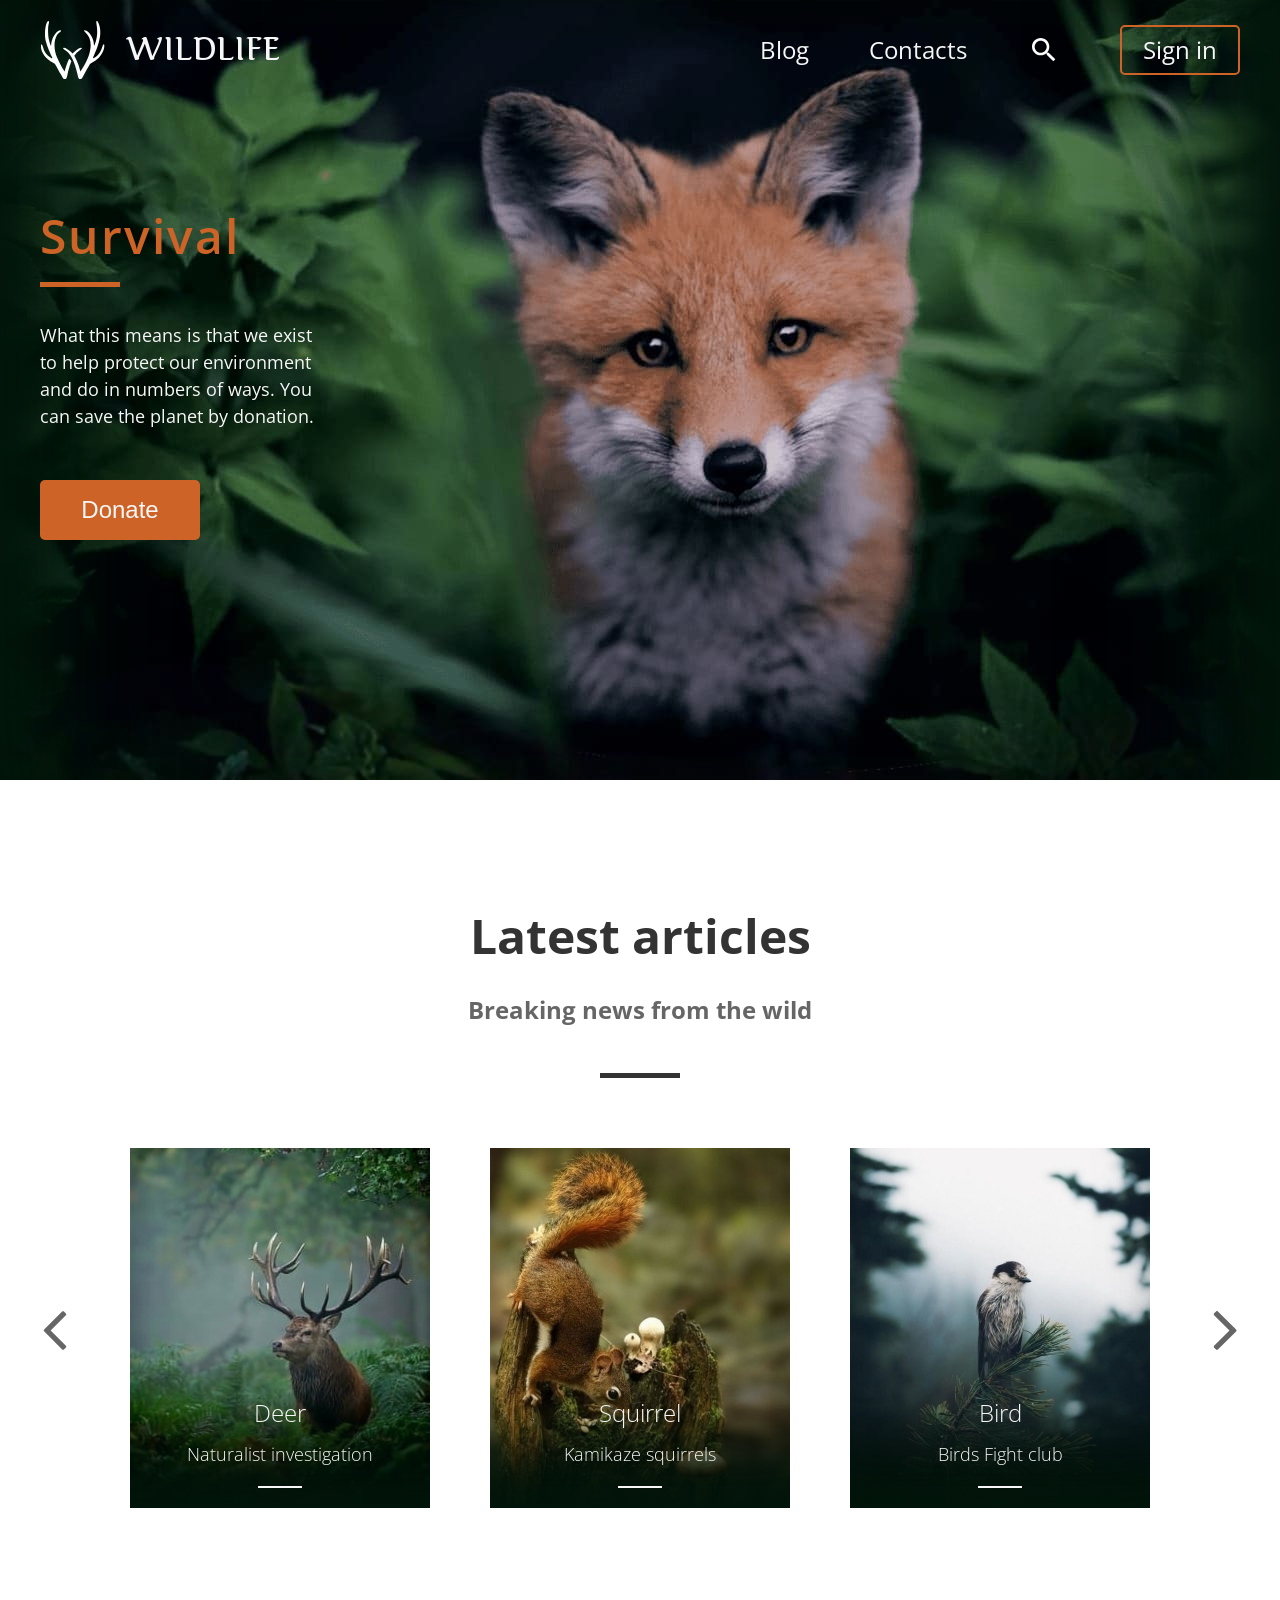
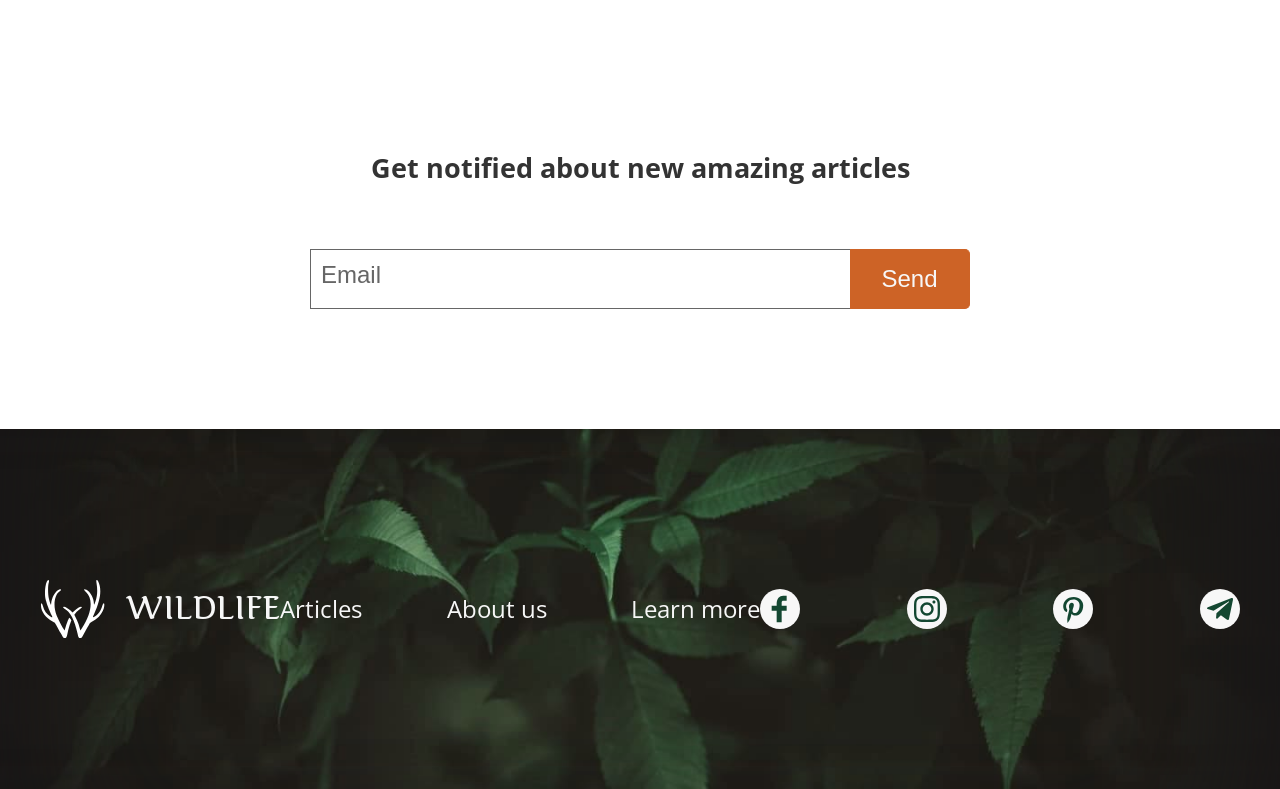
<file: 06-build-page/project-dist/index.html>
<!DOCTYPE html>
<html lang="en">
  <head>
    <meta charset="UTF-8" />
    <meta name="viewport" content="width=device-width, initial-scale=1.0"/>
    <link
      href="https://fonts.googleapis.com/css2?family=Open+Sans:wght@100;300;400;600&display=swap"
      rel="stylesheet"
    />
    <link rel="stylesheet" href="style.css"/>
    <title>wildlife</title>
  </head>
<body>

<header class="header">
  <div class="container">
    <div class="inner-container">
      <nav class="main-nav">
        <div class="logo">
          <div class="logo-icon"></div>
          <h1>wildlife</h1>
        </div>
        <ul class="nav-list">
          <li class="list-item"><a href="#">Blog</a></li>
          <li class="list-item"><a href="#">Contacts</a></li>
          <li class="list-item search"><a href="#"></a></li>
          <li class="list-item login"><a href="#">Sign in</a></li>
        </ul>
      </nav>
      <div class="header-promo">
        <h2 class="header-title">Survival</h2>
        <p class="header-text">
          What this means is that we exist to help protect our environment
          and do in numbers of ways. You can save the planet by donation.
        </p>
        <button class="header-button">Donate</button>
      </div>
    </div>
  </div>
</header>
    <main class="main">
      <div class="container">
  <div class="inner-container">
    <h2 class="main-title">Latest articles</h2>
    <h3 class="main-subtitle">Breaking news from the wild</h3>
    <div class="slider">
      <a class="arrow arrow-left"></a>
      <div class="item item1">
        <a href="#">
          <h2 class="item-title">Deer</h2>
          <h3 class="item-subtitle">Naturalist investigation</h3>
        </a>
      </div>
      <div class="item item2">
        <a href="#">
          <h2 class="item-title">Squirrel</h2>
          <h3 class="item-subtitle">Kamikaze squirrels</h3>
        </a>
      </div>
      <div class="item item3">
        <a href="#">
          <h2 class="item-title">Bird</h2>
          <h3 class="item-subtitle">Birds Fight club</h3>
        </a>
      </div>
      <a class="arrow arrow-right"></a>
    </div>
    <div class="mail">
      <h2 class="mail-title">Get notified about new amazing articles</h2>
      <form action="#" method="post" class="mail-form">
        <input
          type="text"
          class="mail-input"
          placeholder="Email"
          required
          autofocus
        />
        <input type="submit" class="mail-button" value="Send"/>
      </form>
    </div>
  </div>
</div>
    </main>
    <footer class="footer">
  <div class="container">
    <div class="inner-container footer-inner-container">
      <div class="logo">
        <div class="logo-icon"></div>
        <h2>wildlife</h2>
      </div>
      <ul class="nav-list">
        <li class="list-item"><a href="#">Articles</a></li>
        <li class="list-item"><a href="#">About us</a></li>
        <li class="list-item"><a href="#">Learn more</a></li>
      </ul>
      <ul class="nav-list social-list">
        <li class="list-item social-item fb"><a href="#"></a></li>
        <li class="list-item social-item instagramm"><a href="#"></a></li>
        <li class="list-item social-item pinterest"><a href="#"></a></li>
        <li class="list-item social-item telegram"><a href="#"></a></li>
      </ul>
    </div>
  </div>
</footer>
</body>
</html>
</file>
<file: 06-build-page/project-dist/style.css>
.about-container {
  padding-top: 100px;
  padding-bottom: 100px;

  display: flex;
  flex-direction: column;
  justify-content: space-between;
  align-items: center;

  text-align: center;

  background-color: black;
  color: whitesmoke;
}

.about-text {
  width: 70%;
}
footer {
  background-color: #181617;
}

footer .container {
  background-image: url('assets/img/footer.jpg');
  background-size: cover;
  box-shadow: -150px 0 150px -100px #181617 inset, 150px 0 150px -100px #181617 inset;
}

.footer-inner-container {
  display: flex;
  align-items: center;
  justify-content: space-between;  
  min-height: 360px;
}

.social-list {
  width: 240px;
  display: flex;
  justify-content: space-between;
  align-items: center;
}

.social-item {
  width: 40px;
  height: 40px;
  border-radius: 20px;
}

.social-item a {
  display: block;
  width: 40px;
  height: 40px;
  border-radius: 20px;
  background-color: #f7f7f7;
  background-size: contain;
  background-position: center center;
  background-repeat: no-repeat;
}

.fb a {
  background-image: url('assets/svg/facebook.svg');
}

.instagramm a {
  background-image: url('assets/svg/instagram.svg');
  background-size: 26px;
}

.pinterest a {
  background-image: url('assets/svg/pinterest.svg');
}

.telegram a {
  background-image: url('assets/svg/telegram.svg');
  background-size: 26px;
}
@font-face {
  font-family: 'Karolina';
  src: url('assets/fonts/Karolina-Regular.woff2') format('woff2');
  font-weight: normal;
  font-style: normal;
}

* {
  box-sizing: border-box;
}

body {
  margin: 0;
  padding: 0;
  font-family: 'Open Sans', sans-serif;
  font-size: 18px;
  line-height: 1.5;
}

.inner-container {
  max-width: 1200px;
  margin: 0 auto;
}

header {
  background-color: #02160b;
}

header .container {
  min-height: 780px;
  background-image: url('assets/img/header.jpg');
  background-size: cover;
  padding-top: 20px;
  box-shadow: -150px 0 150px -100px #02160b inset, 150px 0 150px -100px #02160b inset, -100px 0 100px -90px #02160b inset, 100px 0 100px -90px #02160b inset, -50px 0 50px -40px #02160b inset, 50px 0 50px -40px #02160b inset;
}

.main-nav {
  display: flex;
  align-items: center;
  justify-content: space-between;
  margin-bottom: 120px;
}

.nav-list {
  display: flex;
  align-items: center;
  justify-content: space-between;
  width: 480px;
  padding: 0;
  margin: 0;
  height: 60px;
}

.list-item {
  padding: 0;
  margin: 0;
  list-style: none;
}

.list-item a {
  font-size: 24px;
  line-height: 60px;
  color: #f7f7f7;
  text-decoration: none;
  transition: .3s;
}

.list-item:hover a {
  color: #cd6326;
}

.logo {
  display: flex;
  align-items: center;
  justify-content: space-between;
  width: 240px;
  height: 60px;
}

.logo-icon {
  width: 70px;
  height: 60px;
  background-image: url('assets/svg/logo.svg');
  background-size: contain;
  background-position: left center;
  background-repeat: no-repeat;  
}

.logo h1,
.logo h2 {
  padding: 0;
  margin: 0;
  font-family: 'Karolina';
  font-size: 32px;
  color: #f7f7f7;
  line-height: 60px;
  text-transform: uppercase;
  font-weight: 300;
}

.search {
  width: 32px;
  height: 32px;
  background-image: url('assets/svg/search.svg');
  background-size: contain;
  background-position: center center;
  background-repeat: no-repeat;  
  cursor: pointer;
}

.login {
  width: 120px;
  height: 50px;
  border: 2px solid #cd6326;  
  border-radius: 5px;
  text-align: center;
  transition: .3s;
}

.login:hover {
  background-color: #cd6326;
  border-color: #cd6326;
}

.login:active {
  background-color: #8F5515;
  border-color: #8F5515;
}

.login a,
.login:hover a,
.login:active a {
  color: #f7f7f7;
  line-height: 46px;
}

.header-title {
  position: relative;
  font-size: 48px;
  font-weight: 600;
  color: #cd6326;
  letter-spacing: 2px;
  margin-bottom: 50px;
}

.header-title::after {
  content: '';
  position: absolute;
  left: 0;
  bottom: -15px;
  width: 80px;
  height: 5px;
  background-color: #cd6326;
}

.header-text {
  width: 280px;
  color: #f7f7f7;
  margin-bottom: 50px;
}

.header-button {
  width: 160px;
  height: 60px;
  color: #f7f7f7;
  background-color: #cd6326;
  border-radius: 5px;
  font-size: 24px;
  border: 0;
  outline: 0;
  cursor: pointer;
  transition: .3s;
}

.header-button:hover {
  background-color: #E4902D;
}

.header-button:active {
  background-color: #8F5515;
}
main .container {
  padding-top: 120px;
  padding-bottom: 120px;
}

.main-title {
  font-size: 48px;
  color: #333;
  text-align: center;
  margin: 0;
  padding: 0;
  margin-bottom: 20px;
}

.main-subtitle {
  position: relative;
  font-size: 24px;
  color: #666;
  text-align: center;
  margin: 0;
  margin-bottom: 120px;
  padding: 0;
}

.main-subtitle::after {
  content: '';
  position: absolute;
  left: 50%;
  margin-left: -40px;
  bottom: -50px;
  width: 80px;
  height: 5px;
  background-color: #333;
}

.slider {
  display: flex;
  align-items: center;
  justify-content: space-between;
  margin-bottom: 240px;
}

.item a {
  display: flex;
  align-items: center;
  justify-content: flex-end;
  flex-direction: column;
  width: 300px;
  height: 360px;
  background-size: cover;
  background-repeat: no-repeat;  
  text-decoration: none;
  box-shadow: 0 -150px 150px -120px #02160b inset, 0 -100px 100px -80px #02160b inset, 0 -50px 50px -40px #02160b inset;
}

.item1 {
  background-image: url('assets/img/item1.jpg');
}

.item2 {
  background-image: url('assets/img/item2.jpg');
}

.item3 {
  background-image: url('assets/img/item3.jpg');
}

.item-title {
  font-size: 24px;
  font-weight: 300;
  color: #f7f7f7;
  text-align: center;
  margin: 0;
  padding: 0;
  margin-bottom: 10px;
}

.item-subtitle {
  position: relative;
  font-size: 18px;
  font-weight: 100;
  color: #f7f7f7;
  text-align: center;
  margin: 0;
  margin-bottom: 40px;
  padding: 0;
}

.item-subtitle::after {
  content: '';
  position: absolute;
  left: 50%;
  margin-left: -22px;
  bottom: -20px;
  width: 44px;
  height: 2px;
  background-color: #f7f7f7;
}

.arrow {
  width: 30px;
  height: 70px;
  background-size: contain;
  background-position: center center;
  background-repeat: no-repeat;
  cursor: pointer;
}

.arrow-left {
  background-image: url('assets/svg/arrow-left.svg');
}

.arrow-right {
  background-image: url('assets/svg/arrow-right.svg');
}

.mail-form {
  display: flex;
  height: 60px;
  justify-content: center;
}

.mail-title {
  padding: 0;
  margin: 0;
  margin-bottom: 60px;
  text-align: center;
  color: #333;
}

.mail-input {
  box-sizing: border-box;
  width: 540px;
  height: 60px;
  padding: 10px;
  background-color:transparent;
  border: 1px solid #666;
  border-right: 0;
  outline: 0;
}

.mail-input::placeholder {
  font-size: 24px;
  line-height: 58px;
  color: #666;
}

.mail-button {
  width: 120px;
  height: 60px;
  color: #f7f7f7;
  background-color: #cd6326;  
  font-size: 24px;
  border: 1px solid #cd6326;
  border-radius: 0 5px 5px 0;
  border-left: 0;
  cursor: pointer;
  transition: .3s;
}

.mail-button:hover {
  background-color: #E4902D;
  border-color: #E4902D;
  outline: 0;
}

.mail-button:active {
  background-color: #8F5515;
  border-color: #8F5515;
  outline: 0;
}
</file>
